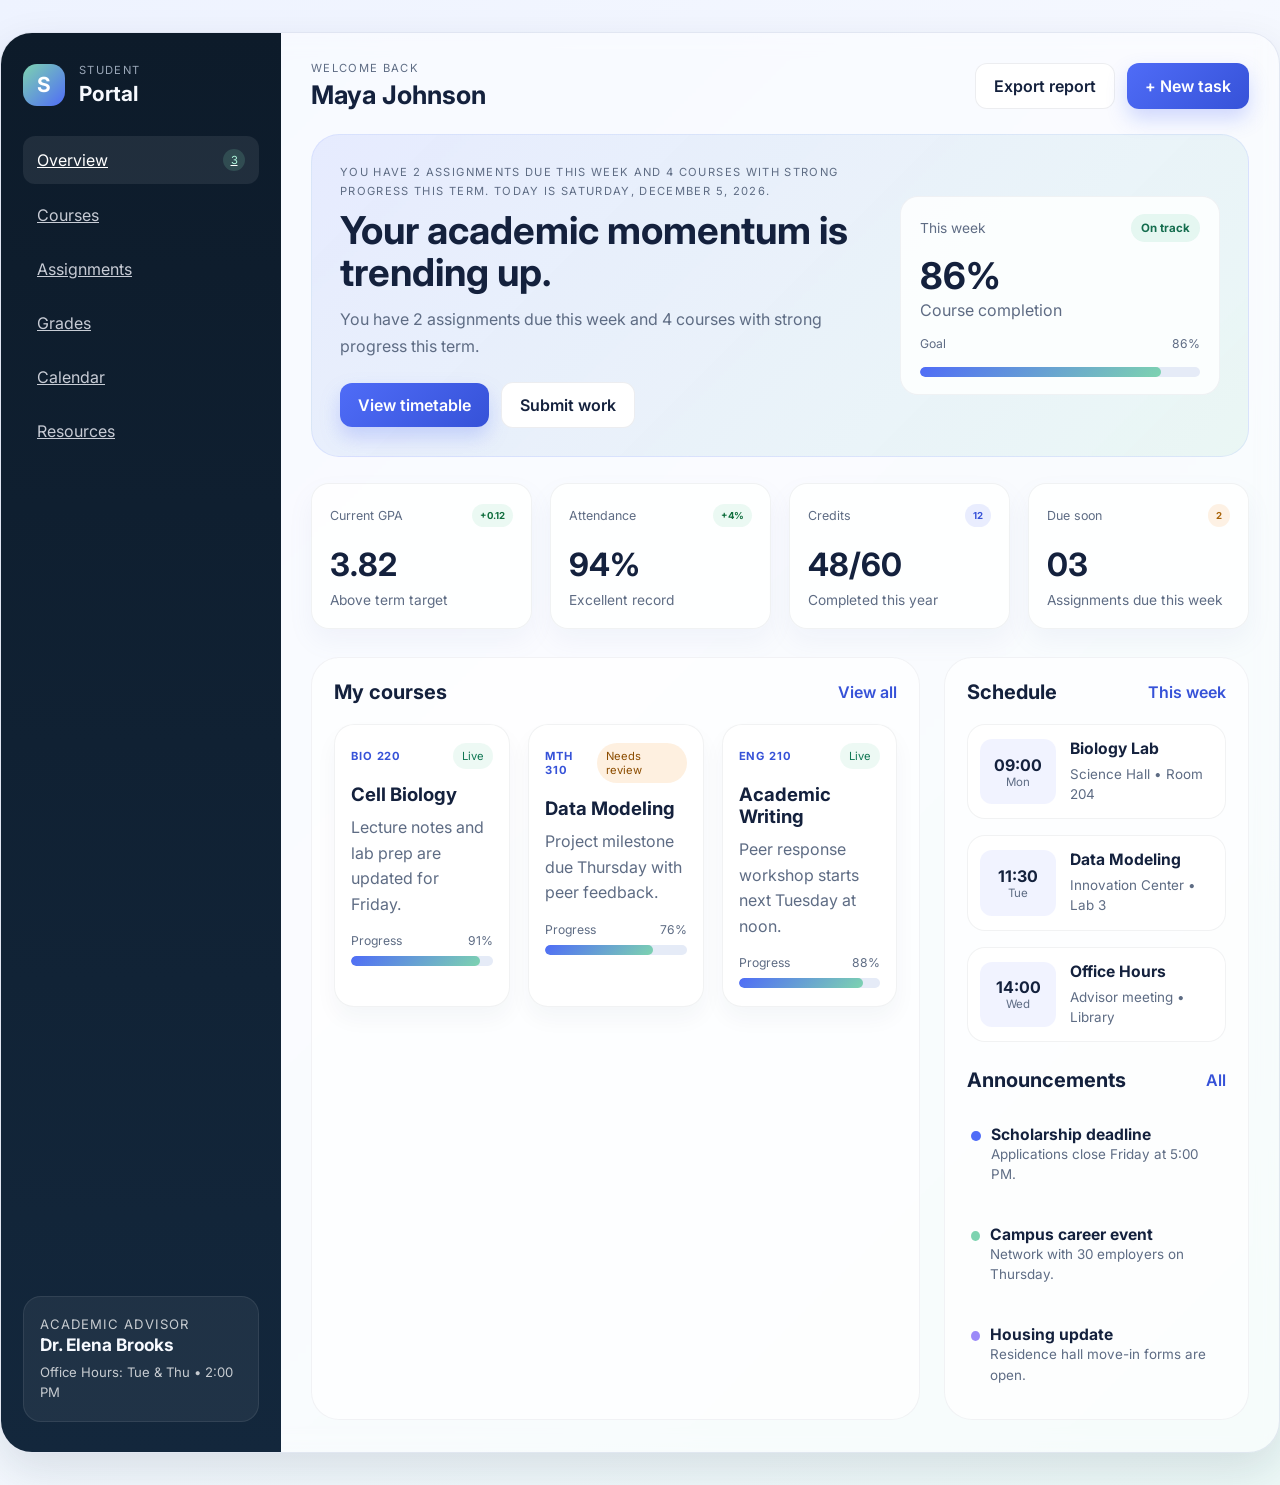
<file: index.html>
<!DOCTYPE html>
<html lang="en">
  <head>
    <meta charset="UTF-8" />
    <meta name="viewport" content="width=device-width, initial-scale=1.0" />
    <title>Student Portal</title>
    <meta
      name="description"
      content="A student portal dashboard for grades, class schedules, announcements, and academic planning."
    />
    <link rel="preconnect" href="https://fonts.googleapis.com" />
    <link rel="preconnect" href="https://fonts.gstatic.com" crossorigin />
    <link
      href="https://fonts.googleapis.com/css2?family=Inter:wght@400;500;600;700;800&display=swap"
      rel="stylesheet"
    />
    <link rel="stylesheet" href="styles.css" />
  </head>
  <body data-page="overview">
    <div class="app-shell">
      <aside class="sidebar">
        <div class="brand-wrap">
          <div class="brand-mark">S</div>
          <div>
            <p class="eyebrow">Student</p>
            <h1>Portal</h1>
          </div>
        </div>

        <nav class="nav" aria-label="Sidebar navigation">
          <a class="nav-item active" href="index.html">
            <span>Overview</span>
            <span class="nav-badge">3</span>
          </a>
          <a class="nav-item" href="courses.html"><span>Courses</span></a>
          <a class="nav-item" href="assignments.html"><span>Assignments</span></a>
          <a class="nav-item" href="grades.html"><span>Grades</span></a>
          <a class="nav-item" href="calendar.html"><span>Calendar</span></a>
          <a class="nav-item" href="resources.html"><span>Resources</span></a>
        </nav>

        <div class="support-card">
          <p class="support-label">Academic advisor</p>
          <h3>Dr. Elena Brooks</h3>
          <p>Office Hours: Tue & Thu • 2:00 PM</p>
        </div>
      </aside>

      <main class="main-panel">
        <header class="topbar">
          <div>
            <p class="eyebrow text-soft">Welcome back</p>
            <h2>Maya Johnson</h2>
          </div>

          <div class="topbar-actions">
            <button class="ghost-button" type="button">Export report</button>
            <button class="primary-button" type="button">+ New task</button>
          </div>
        </header>

        <section class="hero">
          <div class="hero-copy">
            <p class="eyebrow accent">Semester overview</p>
            <h3>Your academic momentum is trending up.</h3>
            <p>
              You have 2 assignments due this week and 4 courses with strong
              progress this term.
            </p>
            <div class="hero-actions">
              <button class="primary-button" type="button">View timetable</button>
              <button class="secondary-button" type="button">Submit work</button>
            </div>
          </div>

          <div class="mini-card" aria-label="Weekly summary">
            <div class="mini-header">
              <span>This week</span>
              <span class="status-pill success">On track</span>
            </div>
            <div class="mini-metric">
              <strong>86%</strong>
              <span>Course completion</span>
            </div>
            <div class="progress-block">
              <div class="progress-labels">
                <span>Goal</span>
                <span>86%</span>
              </div>
              <div class="progress-bar"><span style="width: 86%"></span></div>
            </div>
          </div>
        </section>

        <section class="stats-grid" aria-label="Student statistics">
          <article class="stat-card">
            <div class="stat-top">
              <span class="stat-label">Current GPA</span>
              <span class="trend positive">+0.12</span>
            </div>
            <strong>3.82</strong>
            <p>Above term target</p>
          </article>

          <article class="stat-card">
            <div class="stat-top">
              <span class="stat-label">Attendance</span>
              <span class="trend positive">+4%</span>
            </div>
            <strong>94%</strong>
            <p>Excellent record</p>
          </article>

          <article class="stat-card">
            <div class="stat-top">
              <span class="stat-label">Credits</span>
              <span class="trend neutral">12</span>
            </div>
            <strong>48/60</strong>
            <p>Completed this year</p>
          </article>

          <article class="stat-card">
            <div class="stat-top">
              <span class="stat-label">Due soon</span>
              <span class="trend warning">2</span>
            </div>
            <strong>03</strong>
            <p>Assignments due this week</p>
          </article>
        </section>

        <section class="content-grid">
          <div class="main-column">
            <div class="panel-header">
              <h3>My courses</h3>
              <a href="#">View all</a>
            </div>

            <div class="courses-grid">
              <article class="course-card">
                <div class="course-meta">
                  <span class="course-code">BIO 220</span>
                  <span class="course-status">Live</span>
                </div>
                <h4>Cell Biology</h4>
                <p>Lecture notes and lab prep are updated for Friday.</p>
                <div class="course-progress">
                  <div class="progress-labels">
                    <span>Progress</span>
                    <span>91%</span>
                  </div>
                  <div class="progress-bar"><span style="width: 91%"></span></div>
                </div>
              </article>

              <article class="course-card">
                <div class="course-meta">
                  <span class="course-code">MTH 310</span>
                  <span class="course-status warning">Needs review</span>
                </div>
                <h4>Data Modeling</h4>
                <p>Project milestone due Thursday with peer feedback.</p>
                <div class="course-progress">
                  <div class="progress-labels">
                    <span>Progress</span>
                    <span>76%</span>
                  </div>
                  <div class="progress-bar"><span style="width: 76%"></span></div>
                </div>
              </article>

              <article class="course-card">
                <div class="course-meta">
                  <span class="course-code">ENG 210</span>
                  <span class="course-status">Live</span>
                </div>
                <h4>Academic Writing</h4>
                <p>Peer response workshop starts next Tuesday at noon.</p>
                <div class="course-progress">
                  <div class="progress-labels">
                    <span>Progress</span>
                    <span>88%</span>
                  </div>
                  <div class="progress-bar"><span style="width: 88%"></span></div>
                </div>
              </article>
            </div>
          </div>

          <aside class="side-column">
            <div class="panel-header">
              <h3>Schedule</h3>
              <a href="#">This week</a>
            </div>

            <div class="schedule-list">
              <div class="schedule-item">
                <div class="time-block">
                  <strong>09:00</strong>
                  <span>Mon</span>
                </div>
                <div>
                  <h4>Biology Lab</h4>
                  <p>Science Hall • Room 204</p>
                </div>
              </div>

              <div class="schedule-item">
                <div class="time-block">
                  <strong>11:30</strong>
                  <span>Tue</span>
                </div>
                <div>
                  <h4>Data Modeling</h4>
                  <p>Innovation Center • Lab 3</p>
                </div>
              </div>

              <div class="schedule-item">
                <div class="time-block">
                  <strong>14:00</strong>
                  <span>Wed</span>
                </div>
                <div>
                  <h4>Office Hours</h4>
                  <p>Advisor meeting • Library</p>
                </div>
              </div>
            </div>

            <div class="panel-header spaced">
              <h3>Announcements</h3>
              <a href="#">All</a>
            </div>

            <ul class="announcement-list">
              <li>
                <span class="dot blue"></span>
                <div>
                  <strong>Scholarship deadline</strong>
                  <p>Applications close Friday at 5:00 PM.</p>
                </div>
              </li>
              <li>
                <span class="dot green"></span>
                <div>
                  <strong>Campus career event</strong>
                  <p>Network with 30 employers on Thursday.</p>
                </div>
              </li>
              <li>
                <span class="dot purple"></span>
                <div>
                  <strong>Housing update</strong>
                  <p>Residence hall move-in forms are open.</p>
                </div>
              </li>
            </ul>
          </aside>
        </section>
      </main>
    </div>

    <script src="script.js"></script>
  </body>
</html>
</file>
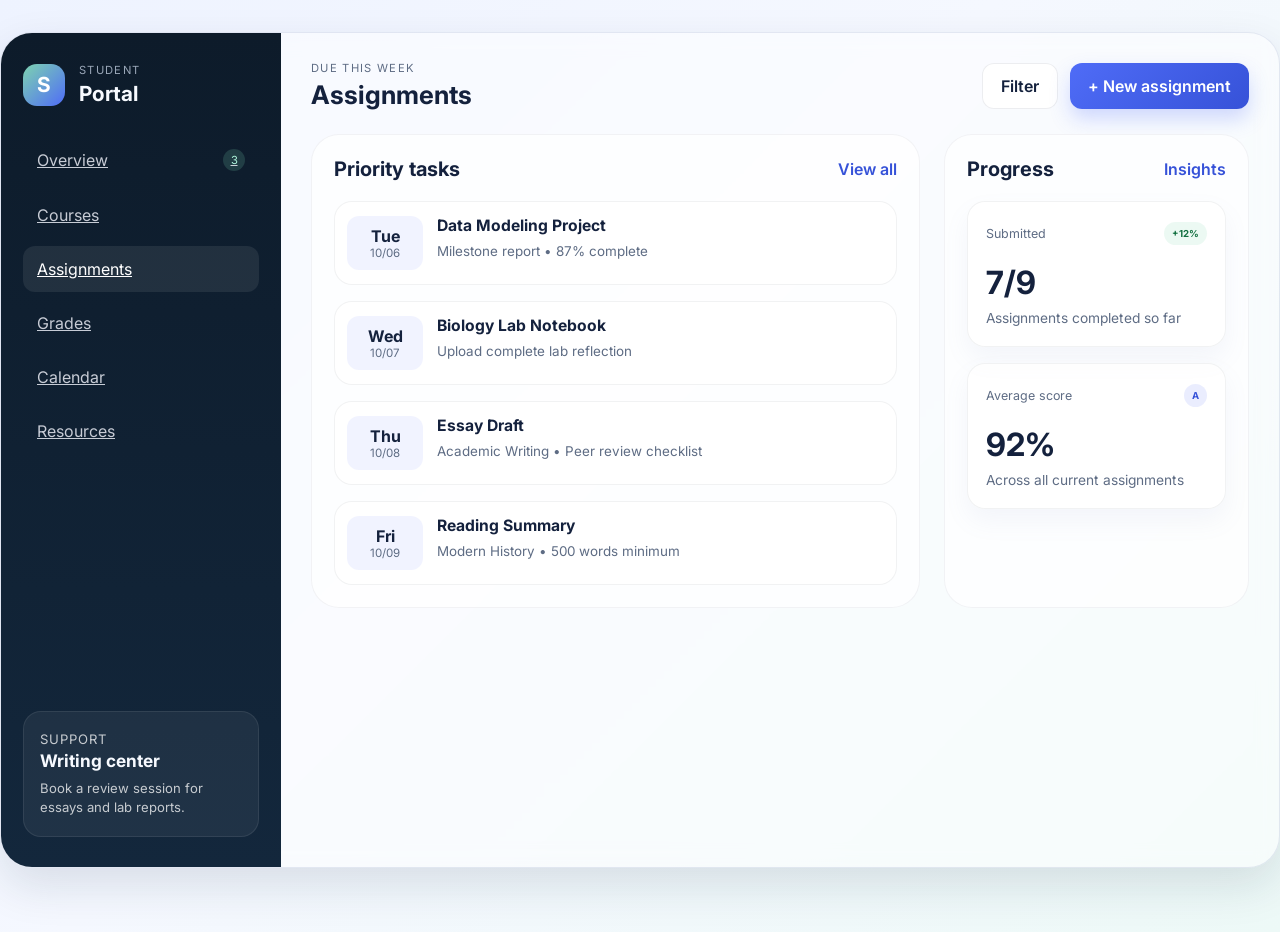
<file: assignments.html>
<!DOCTYPE html>
<html lang="en">
  <head>
    <meta charset="UTF-8" />
    <meta name="viewport" content="width=device-width, initial-scale=1.0" />
    <title>Student Portal | Assignments</title>
    <link rel="preconnect" href="https://fonts.googleapis.com" />
    <link rel="preconnect" href="https://fonts.gstatic.com" crossorigin />
    <link href="https://fonts.googleapis.com/css2?family=Inter:wght@400;500;600;700;800&display=swap" rel="stylesheet" />
    <link rel="stylesheet" href="styles.css" />
  </head>
  <body data-page="assignments">
    <div class="app-shell">
      <aside class="sidebar">
        <div class="brand-wrap">
          <div class="brand-mark">S</div>
          <div>
            <p class="eyebrow">Student</p>
            <h1>Portal</h1>
          </div>
        </div>

        <nav class="nav" aria-label="Sidebar navigation">
          <a class="nav-item" href="index.html"><span>Overview</span><span class="nav-badge">3</span></a>
          <a class="nav-item" href="courses.html"><span>Courses</span></a>
          <a class="nav-item active" href="assignments.html"><span>Assignments</span></a>
          <a class="nav-item" href="grades.html"><span>Grades</span></a>
          <a class="nav-item" href="calendar.html"><span>Calendar</span></a>
          <a class="nav-item" href="resources.html"><span>Resources</span></a>
        </nav>

        <div class="support-card">
          <p class="support-label">Support</p>
          <h3>Writing center</h3>
          <p>Book a review session for essays and lab reports.</p>
        </div>
      </aside>

      <main class="main-panel">
        <header class="topbar">
          <div>
            <p class="eyebrow text-soft">Due this week</p>
            <h2>Assignments</h2>
          </div>
          <div class="topbar-actions">
            <button class="ghost-button" type="button">Filter</button>
            <button class="primary-button" type="button">+ New assignment</button>
          </div>
        </header>

        <section class="content-grid single-page">
          <div class="main-column">
            <div class="panel-header">
              <h3>Priority tasks</h3>
              <a href="#">View all</a>
            </div>

            <div class="schedule-list">
              <div class="schedule-item">
                <div class="time-block"><strong>Tue</strong><span>10/06</span></div>
                <div>
                  <h4>Data Modeling Project</h4>
                  <p>Milestone report • 87% complete</p>
                </div>
              </div>

              <div class="schedule-item">
                <div class="time-block"><strong>Wed</strong><span>10/07</span></div>
                <div>
                  <h4>Biology Lab Notebook</h4>
                  <p>Upload complete lab reflection</p>
                </div>
              </div>

              <div class="schedule-item">
                <div class="time-block"><strong>Thu</strong><span>10/08</span></div>
                <div>
                  <h4>Essay Draft</h4>
                  <p>Academic Writing • Peer review checklist</p>
                </div>
              </div>

              <div class="schedule-item">
                <div class="time-block"><strong>Fri</strong><span>10/09</span></div>
                <div>
                  <h4>Reading Summary</h4>
                  <p>Modern History • 500 words minimum</p>
                </div>
              </div>
            </div>
          </div>

          <aside class="side-column">
            <div class="panel-header">
              <h3>Progress</h3>
              <a href="#">Insights</a>
            </div>
            <div class="stat-card">
              <div class="stat-top"><span class="stat-label">Submitted</span><span class="trend positive">+12%</span></div>
              <strong>7/9</strong>
              <p>Assignments completed so far</p>
            </div>
            <div class="stat-card" style="margin-top: 16px;">
              <div class="stat-top"><span class="stat-label">Average score</span><span class="trend neutral">A</span></div>
              <strong>92%</strong>
              <p>Across all current assignments</p>
            </div>
          </aside>
        </section>
      </main>
    </div>

    <script src="script.js"></script>
  </body>
</html>
</file>
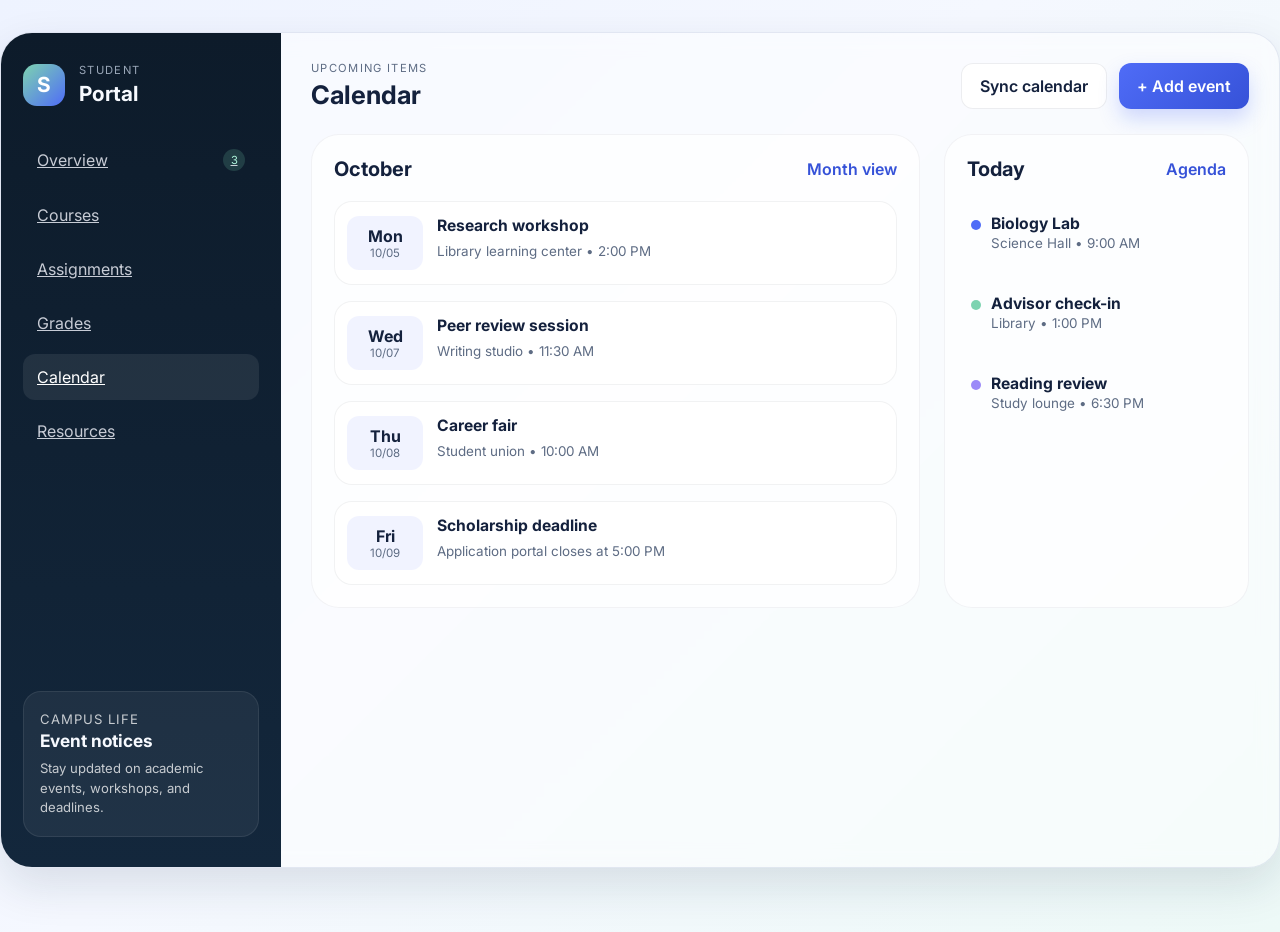
<file: calendar.html>
<!DOCTYPE html>
<html lang="en">
  <head>
    <meta charset="UTF-8" />
    <meta name="viewport" content="width=device-width, initial-scale=1.0" />
    <title>Student Portal | Calendar</title>
    <meta name="description" content="Academic calendar and upcoming campus events." />
    <link rel="preconnect" href="https://fonts.googleapis.com" />
    <link rel="preconnect" href="https://fonts.gstatic.com" crossorigin />
    <link href="https://fonts.googleapis.com/css2?family=Inter:wght@400;500;600;700;800&display=swap" rel="stylesheet" />
    <link rel="stylesheet" href="styles.css" />
  </head>
  <body data-page="calendar">
    <div class="app-shell">
      <aside class="sidebar">
        <div class="brand-wrap">
          <div class="brand-mark">S</div>
          <div>
            <p class="eyebrow">Student</p>
            <h1>Portal</h1>
          </div>
        </div>

        <nav class="nav" aria-label="Sidebar navigation">
          <a class="nav-item" href="index.html"><span>Overview</span><span class="nav-badge">3</span></a>
          <a class="nav-item" href="courses.html"><span>Courses</span></a>
          <a class="nav-item" href="assignments.html"><span>Assignments</span></a>
          <a class="nav-item" href="grades.html"><span>Grades</span></a>
          <a class="nav-item active" href="calendar.html"><span>Calendar</span></a>
          <a class="nav-item" href="resources.html"><span>Resources</span></a>
        </nav>

        <div class="support-card">
          <p class="support-label">Campus life</p>
          <h3>Event notices</h3>
          <p>Stay updated on academic events, workshops, and deadlines.</p>
        </div>
      </aside>

      <main class="main-panel">
        <header class="topbar">
          <div>
            <p class="eyebrow text-soft">Upcoming items</p>
            <h2>Calendar</h2>
          </div>
          <div class="topbar-actions">
            <button class="ghost-button" type="button">Sync calendar</button>
            <button class="primary-button" type="button">+ Add event</button>
          </div>
        </header>

        <section class="content-grid">
          <div class="main-column">
            <div class="panel-header">
              <h3>October</h3>
              <a href="#">Month view</a>
            </div>

            <div class="schedule-list">
              <div class="schedule-item">
                <div class="time-block"><strong>Mon</strong><span>10/05</span></div>
                <div>
                  <h4>Research workshop</h4>
                  <p>Library learning center • 2:00 PM</p>
                </div>
              </div>
              <div class="schedule-item">
                <div class="time-block"><strong>Wed</strong><span>10/07</span></div>
                <div>
                  <h4>Peer review session</h4>
                  <p>Writing studio • 11:30 AM</p>
                </div>
              </div>
              <div class="schedule-item">
                <div class="time-block"><strong>Thu</strong><span>10/08</span></div>
                <div>
                  <h4>Career fair</h4>
                  <p>Student union • 10:00 AM</p>
                </div>
              </div>
              <div class="schedule-item">
                <div class="time-block"><strong>Fri</strong><span>10/09</span></div>
                <div>
                  <h4>Scholarship deadline</h4>
                  <p>Application portal closes at 5:00 PM</p>
                </div>
              </div>
            </div>
          </div>

          <aside class="side-column">
            <div class="panel-header">
              <h3>Today</h3>
              <a href="#">Agenda</a>
            </div>
            <ul class="announcement-list">
              <li><span class="dot blue"></span><div><strong>Biology Lab</strong><p>Science Hall • 9:00 AM</p></div></li>
              <li><span class="dot green"></span><div><strong>Advisor check-in</strong><p>Library • 1:00 PM</p></div></li>
              <li><span class="dot purple"></span><div><strong>Reading review</strong><p>Study lounge • 6:30 PM</p></div></li>
            </ul>
          </aside>
        </section>
      </main>
    </div>

    <script src="script.js"></script>
  </body>
</html>
</file>
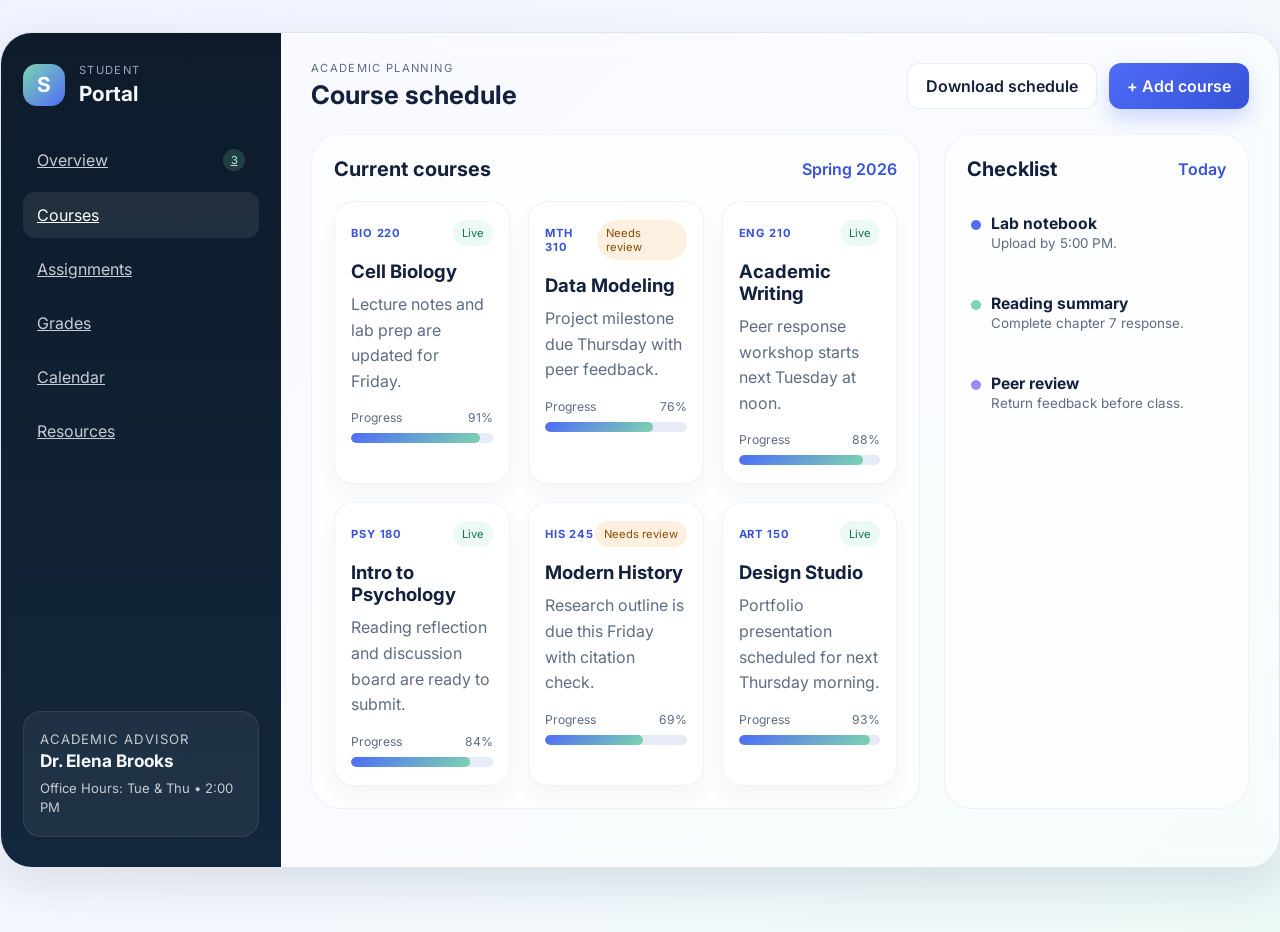
<file: courses.html>
<!DOCTYPE html>
<html lang="en">
  <head>
    <meta charset="UTF-8" />
    <meta name="viewport" content="width=device-width, initial-scale=1.0" />
    <title>Student Portal | Courses</title>
    <link rel="preconnect" href="https://fonts.googleapis.com" />
    <link rel="preconnect" href="https://fonts.gstatic.com" crossorigin />
    <link href="https://fonts.googleapis.com/css2?family=Inter:wght@400;500;600;700;800&display=swap" rel="stylesheet" />
    <link rel="stylesheet" href="styles.css" />
  </head>
  <body data-page="courses">
    <div class="app-shell">
      <aside class="sidebar">
        <div class="brand-wrap">
          <div class="brand-mark">S</div>
          <div>
            <p class="eyebrow">Student</p>
            <h1>Portal</h1>
          </div>
        </div>

        <nav class="nav" aria-label="Sidebar navigation">
          <a class="nav-item" href="index.html"><span>Overview</span><span class="nav-badge">3</span></a>
          <a class="nav-item active" href="courses.html"><span>Courses</span></a>
          <a class="nav-item" href="assignments.html"><span>Assignments</span></a>
          <a class="nav-item" href="grades.html"><span>Grades</span></a>
          <a class="nav-item" href="calendar.html"><span>Calendar</span></a>
          <a class="nav-item" href="resources.html"><span>Resources</span></a>
        </nav>

        <div class="support-card">
          <p class="support-label">Academic advisor</p>
          <h3>Dr. Elena Brooks</h3>
          <p>Office Hours: Tue & Thu • 2:00 PM</p>
        </div>
      </aside>

      <main class="main-panel">
        <header class="topbar">
          <div>
            <p class="eyebrow text-soft">Academic planning</p>
            <h2>Course schedule</h2>
          </div>
          <div class="topbar-actions">
            <button class="ghost-button" type="button">Download schedule</button>
            <button class="primary-button" type="button">+ Add course</button>
          </div>
        </header>

        <section class="content-grid single-page">
          <div class="main-column">
            <div class="panel-header">
              <h3>Current courses</h3>
              <a href="#">Spring 2026</a>
            </div>

            <div class="courses-grid">
              <article class="course-card">
                <div class="course-meta"><span class="course-code">BIO 220</span><span class="course-status">Live</span></div>
                <h4>Cell Biology</h4>
                <p>Lecture notes and lab prep are updated for Friday.</p>
                <div class="course-progress"><div class="progress-labels"><span>Progress</span><span>91%</span></div><div class="progress-bar"><span style="width: 91%"></span></div></div>
              </article>

              <article class="course-card">
                <div class="course-meta"><span class="course-code">MTH 310</span><span class="course-status warning">Needs review</span></div>
                <h4>Data Modeling</h4>
                <p>Project milestone due Thursday with peer feedback.</p>
                <div class="course-progress"><div class="progress-labels"><span>Progress</span><span>76%</span></div><div class="progress-bar"><span style="width: 76%"></span></div></div>
              </article>

              <article class="course-card">
                <div class="course-meta"><span class="course-code">ENG 210</span><span class="course-status">Live</span></div>
                <h4>Academic Writing</h4>
                <p>Peer response workshop starts next Tuesday at noon.</p>
                <div class="course-progress"><div class="progress-labels"><span>Progress</span><span>88%</span></div><div class="progress-bar"><span style="width: 88%"></span></div></div>
              </article>

              <article class="course-card">
                <div class="course-meta"><span class="course-code">PSY 180</span><span class="course-status">Live</span></div>
                <h4>Intro to Psychology</h4>
                <p>Reading reflection and discussion board are ready to submit.</p>
                <div class="course-progress"><div class="progress-labels"><span>Progress</span><span>84%</span></div><div class="progress-bar"><span style="width: 84%"></span></div></div>
              </article>

              <article class="course-card">
                <div class="course-meta"><span class="course-code">HIS 245</span><span class="course-status warning">Needs review</span></div>
                <h4>Modern History</h4>
                <p>Research outline is due this Friday with citation check.</p>
                <div class="course-progress"><div class="progress-labels"><span>Progress</span><span>69%</span></div><div class="progress-bar"><span style="width: 69%"></span></div></div>
              </article>

              <article class="course-card">
                <div class="course-meta"><span class="course-code">ART 150</span><span class="course-status">Live</span></div>
                <h4>Design Studio</h4>
                <p>Portfolio presentation scheduled for next Thursday morning.</p>
                <div class="course-progress"><div class="progress-labels"><span>Progress</span><span>93%</span></div><div class="progress-bar"><span style="width: 93%"></span></div></div>
              </article>
            </div>
          </div>

          <aside class="side-column">
            <div class="panel-header">
              <h3>Checklist</h3>
              <a href="#">Today</a>
            </div>
            <ul class="announcement-list">
              <li><span class="dot blue"></span><div><strong>Lab notebook</strong><p>Upload by 5:00 PM.</p></div></li>
              <li><span class="dot green"></span><div><strong>Reading summary</strong><p>Complete chapter 7 response.</p></div></li>
              <li><span class="dot purple"></span><div><strong>Peer review</strong><p>Return feedback before class.</p></div></li>
            </ul>
          </aside>
        </section>
      </main>
    </div>

    <script src="script.js"></script>
  </body>
</html>
</file>
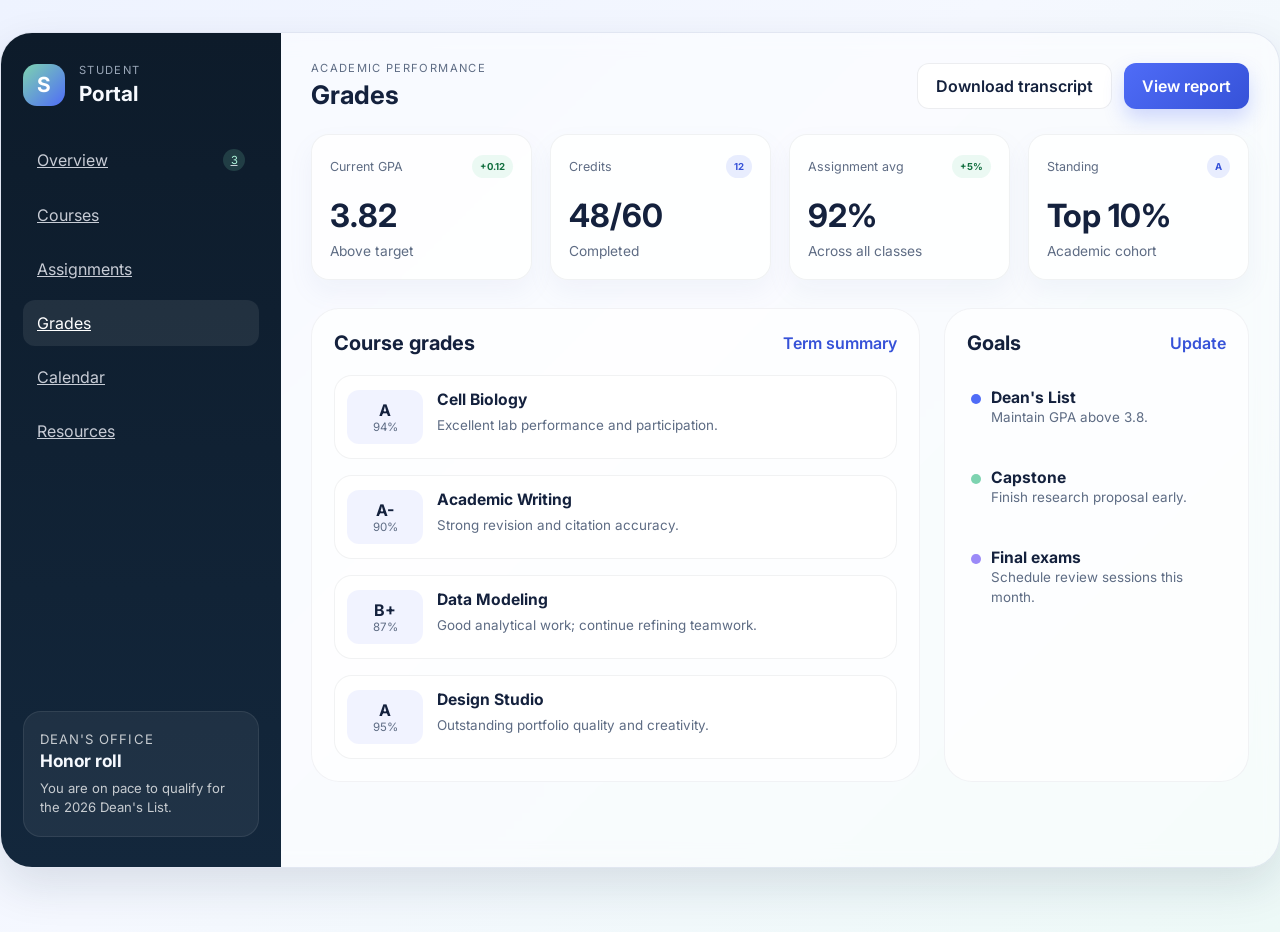
<file: grades.html>
<!DOCTYPE html>
<html lang="en">
  <head>
    <meta charset="UTF-8" />
    <meta name="viewport" content="width=device-width, initial-scale=1.0" />
    <title>Student Portal | Grades</title>
    <meta name="description" content="Student grades overview and academic performance dashboard." />
    <link rel="preconnect" href="https://fonts.googleapis.com" />
    <link rel="preconnect" href="https://fonts.gstatic.com" crossorigin />
    <link href="https://fonts.googleapis.com/css2?family=Inter:wght@400;500;600;700;800&display=swap" rel="stylesheet" />
    <link rel="stylesheet" href="styles.css" />
  </head>
  <body data-page="grades">
    <div class="app-shell">
      <aside class="sidebar">
        <div class="brand-wrap">
          <div class="brand-mark">S</div>
          <div>
            <p class="eyebrow">Student</p>
            <h1>Portal</h1>
          </div>
        </div>

        <nav class="nav" aria-label="Sidebar navigation">
          <a class="nav-item" href="index.html"><span>Overview</span><span class="nav-badge">3</span></a>
          <a class="nav-item" href="courses.html"><span>Courses</span></a>
          <a class="nav-item" href="assignments.html"><span>Assignments</span></a>
          <a class="nav-item active" href="grades.html"><span>Grades</span></a>
          <a class="nav-item" href="calendar.html"><span>Calendar</span></a>
          <a class="nav-item" href="resources.html"><span>Resources</span></a>
        </nav>

        <div class="support-card">
          <p class="support-label">Dean's office</p>
          <h3>Honor roll</h3>
          <p>You are on pace to qualify for the 2026 Dean's List.</p>
        </div>
      </aside>

      <main class="main-panel">
        <header class="topbar">
          <div>
            <p class="eyebrow text-soft">Academic performance</p>
            <h2>Grades</h2>
          </div>
          <div class="topbar-actions">
            <button class="ghost-button" type="button">Download transcript</button>
            <button class="primary-button" type="button">View report</button>
          </div>
        </header>

        <section class="stats-grid" aria-label="Student statistics">
          <article class="stat-card">
            <div class="stat-top"><span class="stat-label">Current GPA</span><span class="trend positive">+0.12</span></div>
            <strong>3.82</strong>
            <p>Above target</p>
          </article>
          <article class="stat-card">
            <div class="stat-top"><span class="stat-label">Credits</span><span class="trend neutral">12</span></div>
            <strong>48/60</strong>
            <p>Completed</p>
          </article>
          <article class="stat-card">
            <div class="stat-top"><span class="stat-label">Assignment avg</span><span class="trend positive">+5%</span></div>
            <strong>92%</strong>
            <p>Across all classes</p>
          </article>
          <article class="stat-card">
            <div class="stat-top"><span class="stat-label">Standing</span><span class="trend neutral">A</span></div>
            <strong>Top 10%</strong>
            <p>Academic cohort</p>
          </article>
        </section>

        <section class="content-grid">
          <div class="main-column">
            <div class="panel-header">
              <h3>Course grades</h3>
              <a href="#">Term summary</a>
            </div>
            <div class="schedule-list">
              <div class="schedule-item">
                <div class="time-block"><strong>A</strong><span>94%</span></div>
                <div>
                  <h4>Cell Biology</h4>
                  <p>Excellent lab performance and participation.</p>
                </div>
              </div>
              <div class="schedule-item">
                <div class="time-block"><strong>A-</strong><span>90%</span></div>
                <div>
                  <h4>Academic Writing</h4>
                  <p>Strong revision and citation accuracy.</p>
                </div>
              </div>
              <div class="schedule-item">
                <div class="time-block"><strong>B+</strong><span>87%</span></div>
                <div>
                  <h4>Data Modeling</h4>
                  <p>Good analytical work; continue refining teamwork.</p>
                </div>
              </div>
              <div class="schedule-item">
                <div class="time-block"><strong>A</strong><span>95%</span></div>
                <div>
                  <h4>Design Studio</h4>
                  <p>Outstanding portfolio quality and creativity.</p>
                </div>
              </div>
            </div>
          </div>

          <aside class="side-column">
            <div class="panel-header">
              <h3>Goals</h3>
              <a href="#">Update</a>
            </div>
            <ul class="announcement-list">
              <li><span class="dot blue"></span><div><strong>Dean's List</strong><p>Maintain GPA above 3.8.</p></div></li>
              <li><span class="dot green"></span><div><strong>Capstone</strong><p>Finish research proposal early.</p></div></li>
              <li><span class="dot purple"></span><div><strong>Final exams</strong><p>Schedule review sessions this month.</p></div></li>
            </ul>
          </aside>
        </section>
      </main>
    </div>

    <script src="script.js"></script>
  </body>
</html>
</file>
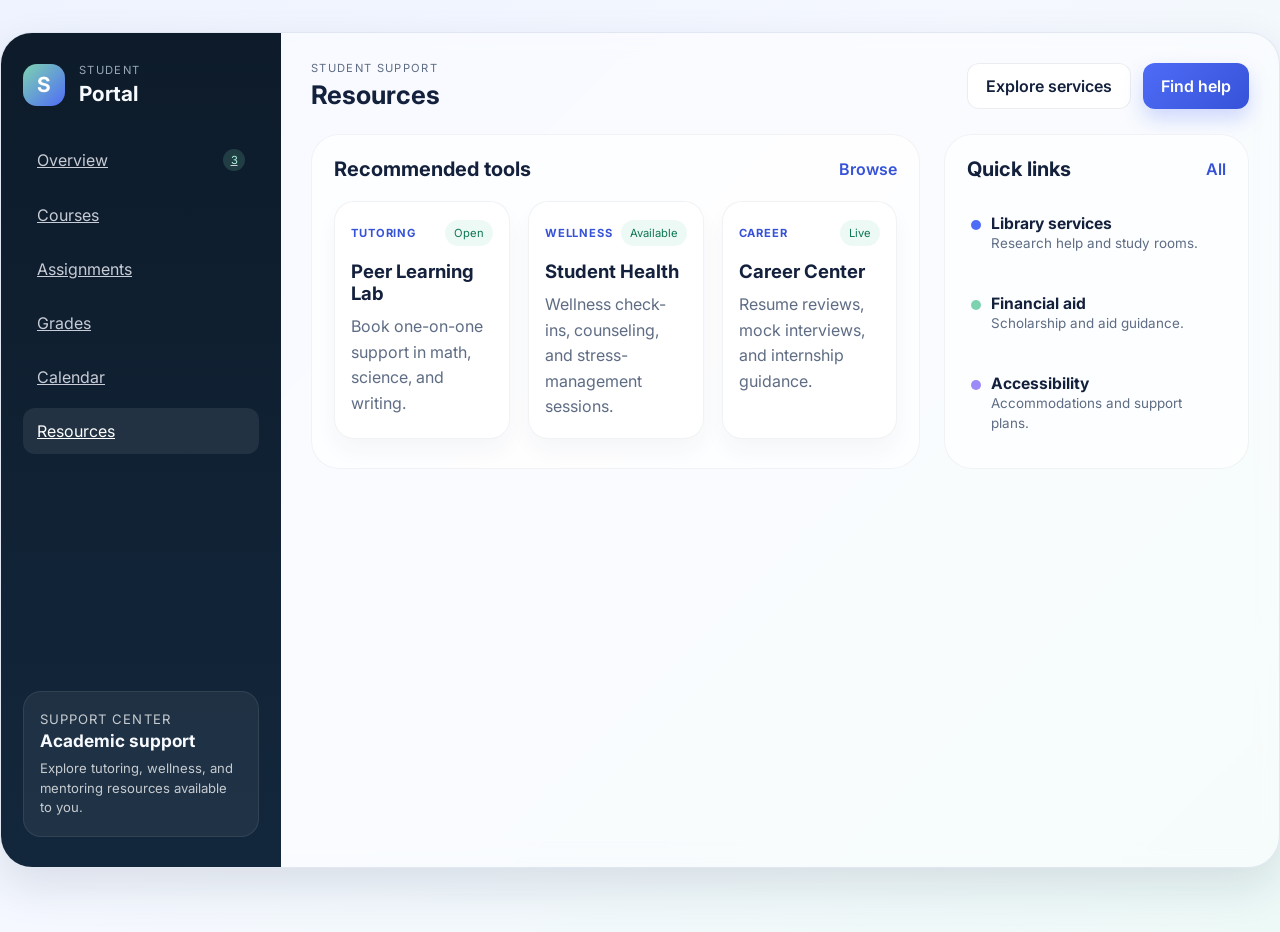
<file: resources.html>
<!DOCTYPE html>
<html lang="en">
  <head>
    <meta charset="UTF-8" />
    <meta name="viewport" content="width=device-width, initial-scale=1.0" />
    <title>Student Portal | Resources</title>
    <meta name="description" content="Academic resources and student support services." />
    <link rel="preconnect" href="https://fonts.googleapis.com" />
    <link rel="preconnect" href="https://fonts.gstatic.com" crossorigin />
    <link href="https://fonts.googleapis.com/css2?family=Inter:wght@400;500;600;700;800&display=swap" rel="stylesheet" />
    <link rel="stylesheet" href="styles.css" />
  </head>
  <body data-page="resources">
    <div class="app-shell">
      <aside class="sidebar">
        <div class="brand-wrap">
          <div class="brand-mark">S</div>
          <div>
            <p class="eyebrow">Student</p>
            <h1>Portal</h1>
          </div>
        </div>

        <nav class="nav" aria-label="Sidebar navigation">
          <a class="nav-item" href="index.html"><span>Overview</span><span class="nav-badge">3</span></a>
          <a class="nav-item" href="courses.html"><span>Courses</span></a>
          <a class="nav-item" href="assignments.html"><span>Assignments</span></a>
          <a class="nav-item" href="grades.html"><span>Grades</span></a>
          <a class="nav-item" href="calendar.html"><span>Calendar</span></a>
          <a class="nav-item active" href="resources.html"><span>Resources</span></a>
        </nav>

        <div class="support-card">
          <p class="support-label">Support center</p>
          <h3>Academic support</h3>
          <p>Explore tutoring, wellness, and mentoring resources available to you.</p>
        </div>
      </aside>

      <main class="main-panel">
        <header class="topbar">
          <div>
            <p class="eyebrow text-soft">Student support</p>
            <h2>Resources</h2>
          </div>
          <div class="topbar-actions">
            <button class="ghost-button" type="button">Explore services</button>
            <button class="primary-button" type="button">Find help</button>
          </div>
        </header>

        <section class="content-grid">
          <div class="main-column">
            <div class="panel-header">
              <h3>Recommended tools</h3>
              <a href="#">Browse</a>
            </div>

            <div class="courses-grid">
              <article class="course-card">
                <div class="course-meta"><span class="course-code">Tutoring</span><span class="course-status">Open</span></div>
                <h4>Peer Learning Lab</h4>
                <p>Book one-on-one support in math, science, and writing.</p>
              </article>

              <article class="course-card">
                <div class="course-meta"><span class="course-code">Wellness</span><span class="course-status">Available</span></div>
                <h4>Student Health</h4>
                <p>Wellness check-ins, counseling, and stress-management sessions.</p>
              </article>

              <article class="course-card">
                <div class="course-meta"><span class="course-code">Career</span><span class="course-status">Live</span></div>
                <h4>Career Center</h4>
                <p>Resume reviews, mock interviews, and internship guidance.</p>
              </article>
            </div>
          </div>

          <aside class="side-column">
            <div class="panel-header">
              <h3>Quick links</h3>
              <a href="#">All</a>
            </div>
            <ul class="announcement-list">
              <li><span class="dot blue"></span><div><strong>Library services</strong><p>Research help and study rooms.</p></div></li>
              <li><span class="dot green"></span><div><strong>Financial aid</strong><p>Scholarship and aid guidance.</p></div></li>
              <li><span class="dot purple"></span><div><strong>Accessibility</strong><p>Accommodations and support plans.</p></div></li>
            </ul>
          </aside>
        </section>
      </main>
    </div>

    <script src="script.js"></script>
  </body>
</html>
</file>
<file: styles.css>
:root {
  --bg: #f4f7fb;
  --panel: #ffffff;
  --panel-alt: #eef3ff;
  --sidebar: #0d1b2a;
  --sidebar-soft: #13273c;
  --text: #14213d;
  --text-soft: #5e6c84;
  --muted: #9aa7b8;
  --primary: #4f6cf7;
  --primary-strong: #3652d8;
  --accent: #7dd3b0;
  --warning: #f7b267;
  --danger: #ee6b6e;
  --purple: #9b8af8;
  --shadow: 0 18px 45px rgba(18, 38, 63, 0.12);
  --radius-lg: 28px;
  --radius-md: 18px;
  --radius-sm: 12px;
}

* {
  box-sizing: border-box;
}

html {
  scroll-behavior: smooth;
}

body {
  margin: 0;
  min-height: 100vh;
  font-family: "Inter", sans-serif;
  background: linear-gradient(135deg, #eef3ff 0%, #f5f8ff 45%, #edf9f7 100%);
  color: var(--text);
}

button,
a {
  font: inherit;
}

button {
  border: none;
  cursor: pointer;
}

.app-shell {
  display: flex;
  max-width: 1440px;
  margin: 32px auto;
  min-height: calc(100vh - 64px);
  background: rgba(255, 255, 255, 0.48);
  backdrop-filter: blur(10px);
  border: 1px solid rgba(105, 122, 172, 0.16);
  border-radius: 32px;
  box-shadow: var(--shadow);
  overflow: hidden;
}

.sidebar {
  width: 280px;
  background: linear-gradient(180deg, var(--sidebar) 0%, var(--sidebar-soft) 100%);
  color: #f7faff;
  padding: 30px 22px;
  display: flex;
  flex-direction: column;
}

.brand-wrap {
  display: flex;
  align-items: center;
  gap: 14px;
  margin-bottom: 30px;
}

.brand-mark {
  display: grid;
  place-items: center;
  width: 42px;
  height: 42px;
  border-radius: 14px;
  background: linear-gradient(135deg, #7dd3b0, #4f6cf7);
  color: white;
  font-size: 1.3rem;
  font-weight: 700;
}

.eyebrow {
  margin: 0;
  font-size: 0.7rem;
  letter-spacing: 0.12em;
  text-transform: uppercase;
  color: var(--muted);
}

.brand-wrap h1 {
  margin: 4px 0 0;
  font-size: 1.3rem;
}

.nav {
  display: flex;
  flex-direction: column;
  gap: 8px;
}

.nav-item {
  display: flex;
  justify-content: space-between;
  align-items: center;
  width: 100%;
  padding: 13px 14px;
  border-radius: 12px;
  background: transparent;
  color: rgba(246, 248, 255, 0.8);
  text-align: left;
  transition: 0.2s ease;
}

.nav-item:hover,
.nav-item.active {
  background: rgba(255, 255, 255, 0.08);
  color: #fff;
}

.nav-badge {
  display: inline-flex;
  align-items: center;
  justify-content: center;
  min-width: 22px;
  height: 22px;
  border-radius: 50%;
  background: rgba(125, 211, 176, 0.18);
  color: #aef4db;
  font-size: 0.7rem;
}

.support-card {
  margin-top: auto;
  background: rgba(255, 255, 255, 0.06);
  border: 1px solid rgba(255, 255, 255, 0.08);
  border-radius: var(--radius-md);
  padding: 18px 16px;
}

.support-label {
  margin: 0 0 8px;
  color: rgba(255, 255, 255, 0.7);
  font-size: 0.72rem;
  letter-spacing: 0.08em;
  text-transform: uppercase;
}

.support-card h3 {
  margin: 0 0 8px;
  font-size: 1.08rem;
}

.support-card p {
  margin: 0;
  color: rgba(255, 255, 255, 0.75);
  line-height: 1.5;
  font-size: 0.82rem;
}

.main-panel {
  flex: 1;
  padding: 28px 30px 32px;
}

.topbar,
.hero,
.panel-header,
.course-meta,
.progress-labels,
.stat-top,
.mini-header,
.hero-actions {
  display: flex;
  align-items: center;
  justify-content: space-between;
}

.topbar {
  margin-bottom: 24px;
}

.topbar h2 {
  margin: 4px 0 0;
  font-size: clamp(1.6rem, 2vw, 2.3rem);
}

.text-soft {
  color: var(--text-soft);
}

.topbar-actions {
  display: flex;
  gap: 12px;
}

.primary-button,
.secondary-button,
.ghost-button {
  border-radius: 12px;
  padding: 12px 18px;
  font-weight: 600;
  transition: transform 0.2s ease, box-shadow 0.2s ease;
}

.primary-button {
  background: linear-gradient(135deg, var(--primary) 0%, var(--primary-strong) 100%);
  color: white;
  box-shadow: 0 10px 20px rgba(79, 108, 247, 0.25);
}

.secondary-button,
.ghost-button {
  background: var(--panel);
  color: var(--text);
  border: 1px solid rgba(20, 33, 61, 0.08);
}

.primary-button:hover,
.secondary-button:hover,
.ghost-button:hover {
  transform: translateY(-1px);
}

.hero {
  background: linear-gradient(135deg, rgba(79, 108, 247, 0.1), rgba(125, 211, 176, 0.12));
  border: 1px solid rgba(79, 108, 247, 0.1);
  border-radius: var(--radius-lg);
  padding: 28px;
  gap: 24px;
  margin-bottom: 26px;
}

.hero-copy {
  flex: 1;
}

.accent {
  color: var(--primary-strong);
}

.hero-copy h3 {
  margin: 8px 0 12px;
  font-size: clamp(1.8rem, 3vw, 2.6rem);
  line-height: 1.1;
}

.hero-copy p {
  margin: 0;
  max-width: 600px;
  line-height: 1.7;
  color: var(--text-soft);
}

.hero-actions {
  justify-content: flex-start;
  gap: 12px;
  margin-top: 22px;
}

.mini-card {
  width: min(100%, 320px);
  background: rgba(255, 255, 255, 0.8);
  border-radius: var(--radius-md);
  box-shadow: inset 0 0 0 1px rgba(21, 33, 65, 0.05);
  padding: 18px 20px;
}

.mini-header {
  margin-bottom: 16px;
  color: var(--text-soft);
  font-size: 0.86rem;
}

.status-pill {
  border-radius: 999px;
  padding: 7px 10px;
  font-size: 0.72rem;
  font-weight: 700;
}

.status-pill.success {
  color: #146d4e;
  background: rgba(125, 211, 176, 0.18);
}

.mini-metric {
  display: flex;
  flex-direction: column;
  gap: 6px;
  margin-bottom: 16px;
}

.mini-metric strong {
  font-size: 2.3rem;
  line-height: 1;
}

.mini-metric span {
  color: var(--text-soft);
}

.progress-block {
  display: grid;
  gap: 8px;
}

.progress-bar {
  height: 10px;
  background: #e5ebf7;
  border-radius: 999px;
  overflow: hidden;
}

.progress-bar span {
  display: block;
  height: 100%;
  border-radius: inherit;
  background: linear-gradient(135deg, #4f6cf7, #7dd3b0);
}

.stats-grid {
  display: grid;
  grid-template-columns: repeat(4, minmax(180px, 1fr));
  gap: 18px;
  margin-bottom: 28px;
}

.stat-card {
  background: rgba(255, 255, 255, 0.8);
  border: 1px solid rgba(20, 33, 61, 0.06);
  border-radius: var(--radius-md);
  padding: 20px 18px;
  box-shadow: 0 12px 24px rgba(125, 145, 185, 0.08);
}

.stat-card strong {
  display: block;
  margin: 18px 0 8px;
  font-size: 2rem;
}

.stat-card p {
  margin: 0;
  color: var(--text-soft);
  font-size: 0.86rem;
}

.stat-label {
  color: var(--text-soft);
  font-size: 0.78rem;
}

.trend {
  border-radius: 999px;
  font-size: 0.6rem;
  font-weight: 700;
  padding: 6px 8px;
}

.trend.positive {
  background: rgba(125, 211, 176, 0.15);
  color: #116f3f;
}

.trend.warning {
  background: rgba(247, 178, 103, 0.18);
  color: #a86308;
}

.trend.neutral {
  background: rgba(79, 108, 247, 0.12);
  color: var(--primary-strong);
}

.content-grid {
  display: grid;
  grid-template-columns: minmax(0, 2fr) minmax(280px, 1fr);
  gap: 24px;
}

.main-column,
.side-column {
  background: rgba(255, 255, 255, 0.68);
  border-radius: var(--radius-lg);
  border: 1px solid rgba(20, 33, 61, 0.05);
  padding: 22px;
}

.panel-header {
  margin-bottom: 20px;
}

.panel-header h3 {
  margin: 0;
  font-size: 1.25rem;
}

.panel-header a {
  color: var(--primary-strong);
  text-decoration: none;
  font-weight: 600;
}

.courses-grid {
  display: grid;
  grid-template-columns: repeat(3, minmax(0, 1fr));
  gap: 18px;
}

.course-card {
  background: var(--panel);
  border: 1px solid rgba(20, 33, 61, 0.06);
  border-radius: 20px;
  padding: 18px 16px;
  box-shadow: 0 12px 22px rgba(31, 44, 88, 0.04);
}

.course-meta {
  margin-bottom: 14px;
}

.course-code {
  font-size: 0.7rem;
  font-weight: 700;
  letter-spacing: 0.08em;
  color: var(--primary-strong);
  text-transform: uppercase;
}

.course-status {
  border-radius: 999px;
  padding: 6px 9px;
  font-size: 0.7rem;
  background: rgba(125, 211, 176, 0.14);
  color: #0f7753;
}

.course-status.warning {
  background: rgba(247, 178, 103, 0.2);
  color: #8c4d00;
}

.course-card h4 {
  margin: 0 0 10px;
  font-size: 1.16rem;
}

.course-card p {
  margin: 0;
  color: var(--text-soft);
  line-height: 1.6;
  min-height: 68px;
}

.course-progress {
  margin-top: 16px;
}

.progress-labels {
  font-size: 0.76rem;
  margin-bottom: 8px;
  color: var(--text-soft);
}

.schedule-list,
.announcement-list {
  display: grid;
  gap: 16px;
}

.schedule-item {
  display: flex;
  gap: 14px;
  padding: 14px 12px;
  border-radius: 18px;
  background: var(--panel);
  border: 1px solid rgba(20, 33, 61, 0.06);
}

.time-block {
  min-width: 76px;
  padding: 10px 8px;
  border-radius: 12px;
  background: rgba(79, 108, 247, 0.08);
  text-align: center;
  display: flex;
  flex-direction: column;
  justify-content: center;
}

.time-block strong {
  font-size: 1rem;
}

.time-block span {
  color: var(--text-soft);
  font-size: 0.72rem;
}

.schedule-item h4,
.announcement-list strong {
  margin: 0 0 6px;
  font-size: 0.98rem;
}

.schedule-item p,
.announcement-list p {
  margin: 0;
  color: var(--text-soft);
  line-height: 1.5;
  font-size: 0.84rem;
}

.spaced {
  margin-top: 26px;
}

.announcement-list {
  list-style: none;
  padding: 0;
  margin: 0;
}

.announcement-list li {
  display: flex;
  align-items: flex-start;
  gap: 10px;
  padding: 12px 4px;
}

.dot {
  width: 10px;
  height: 10px;
  margin-top: 7px;
  border-radius: 50%;
  display: inline-block;
}

.dot.blue { background: var(--primary); }
.dot.green { background: var(--accent); }
.dot.purple { background: var(--purple); }

@media (max-width: 1100px) {
  .app-shell {
    display: block;
  }

  .sidebar {
    width: 100%;
    padding-bottom: 20px;
  }

  .nav {
    display: grid;
    grid-template-columns: repeat(3, minmax(0, 1fr));
  }
}

@media (max-width: 840px) {
  .main-panel {
    padding: 20px 18px 28px;
  }

  .hero,
  .topbar {
    flex-direction: column;
    align-items: flex-start;
  }

  .stats-grid,
  .courses-grid,
  .content-grid {
    grid-template-columns: 1fr;
  }

  .nav {
    grid-template-columns: repeat(2, minmax(0, 1fr));
  }
}
</file>
